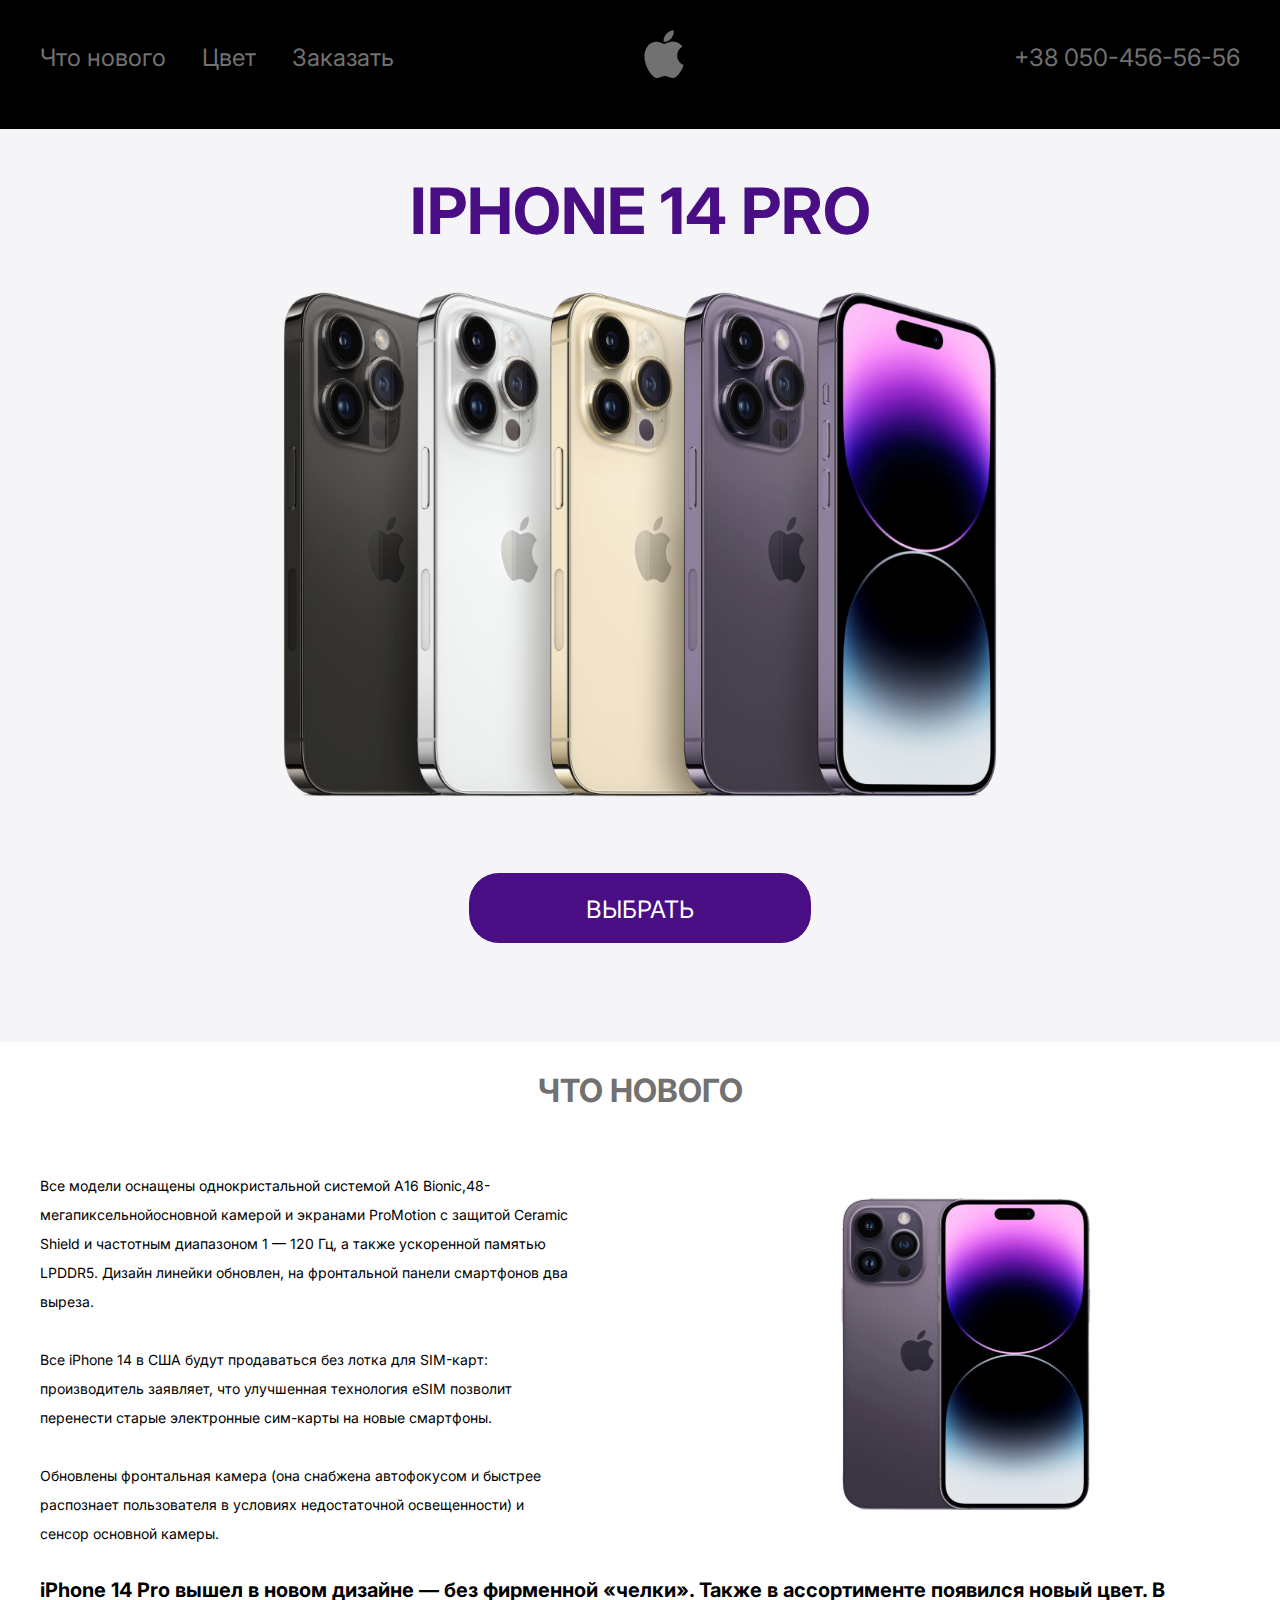
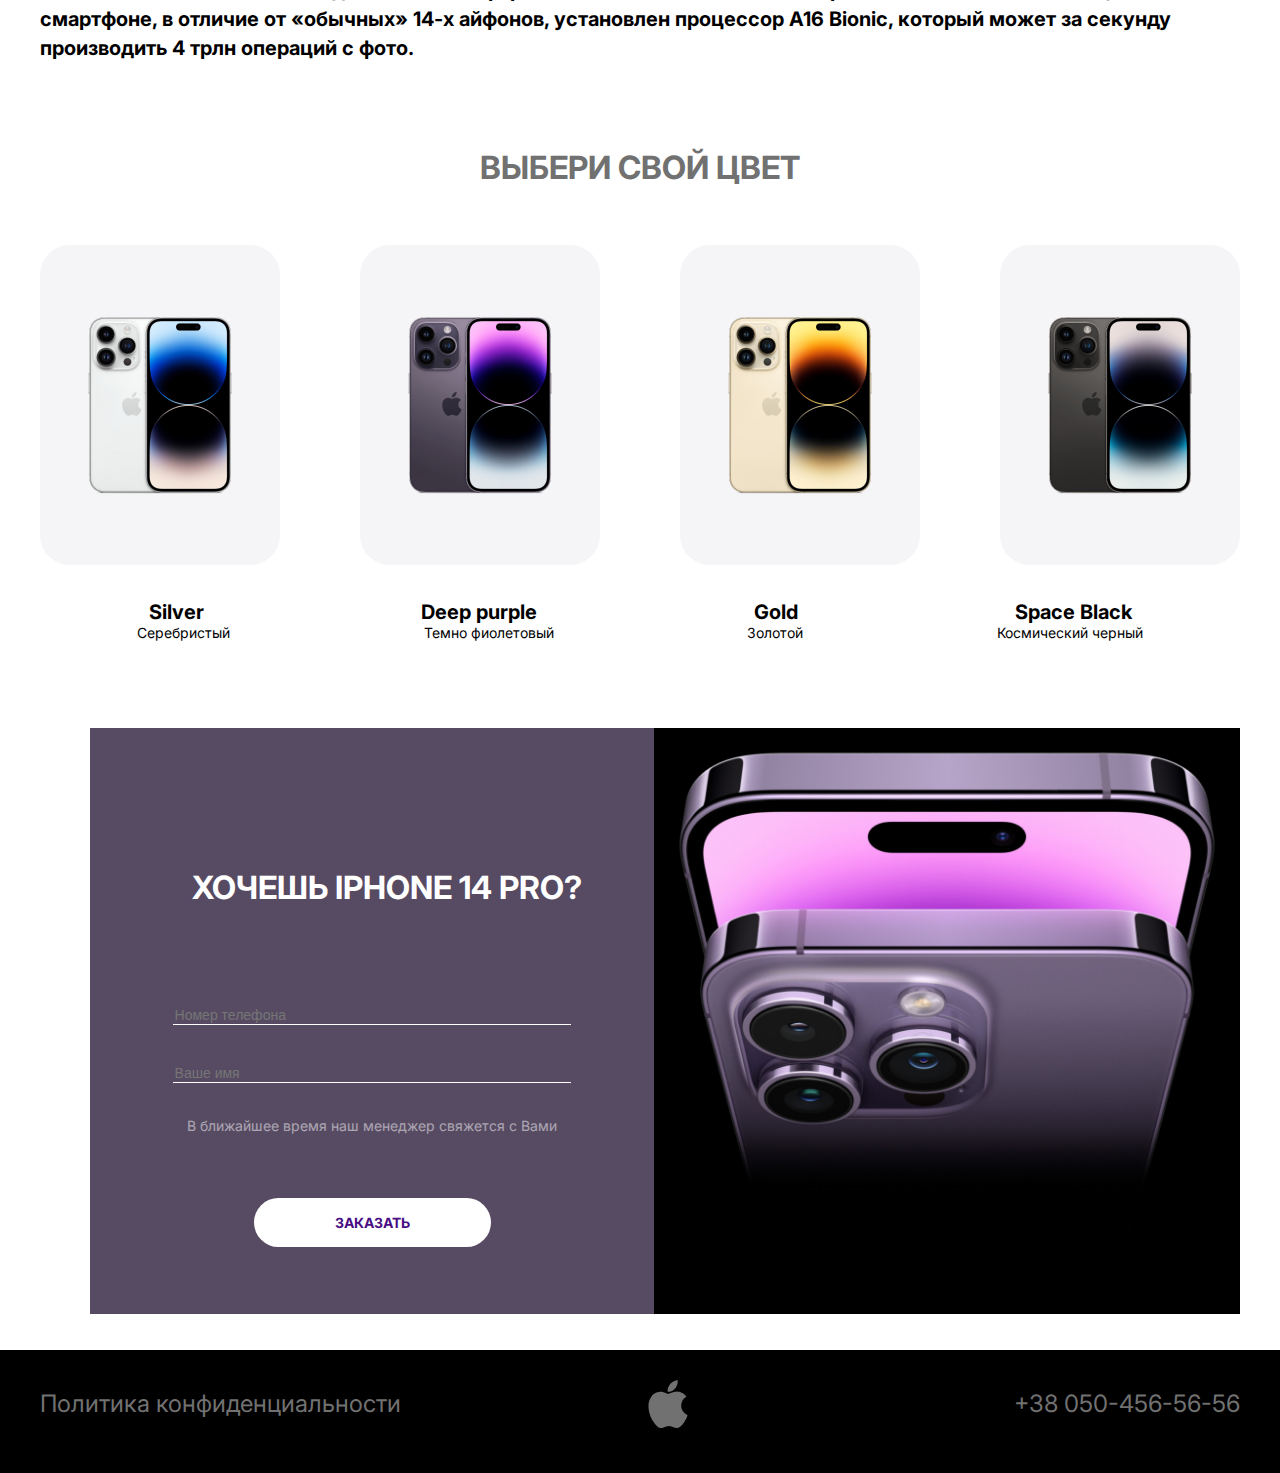
<file: index.html>
<!DOCTYPE html>
<html lang="en">

<head>
    <meta charset="UTF-8">
    <meta http-equiv="X-UA-Compatible" content="IE=edge">
    <meta name="viewport" content="width=device-width, initial-scale=1.0">
    <title>iPhone 14 Pro</title>
    <link rel="stylesheet" href="style.css">
</head>

<body>

    <div class="first-page">
        <header class="header">
            <div class="container">
                <nav class="nav">
                    <div class="menubtn"><button id="menubtn1" type="button" href="#" onmousedown="down()"
                            onmouseup="up()"><button id="menubtn1" type="button" href="#" onmousedown="down()"
                                onmouseup="up()"><button id="menubtn1" type="button" href="#" onmousedown="down()"
                                    onmouseup="up()">
                                    <div id="bigdiv" class="bigdiv" onmousedown="down()" onmouseup="up()">
                                </button></button></button>
                        <div id="button_3" class="button_3">
                            <div class="tgt">
                                <a class="buttons" href="index.html" style="line-height: 0px;">Что нового</a>
                                <a class="buttons" href="photos.html">Цвет</a>
                                <a class="buttons" href="contact.html">Заказать</a>
                               
                                
                            </div>
                        </div>
                    </div>
                    <a class="logo" id="logo1"><img class="logo1" src="photos/3.png" alt=""></a>
                    <a class="phone" href="contact.html">+38 050-456-56-56</a>
                </nav>
            </div>
        </header>
        <header>
            <div class="container">
                <h1>IPHONE 14 PRO</h1>
                <div class="bg-photo"><img src="photos/bg.png" alt="" width="60%"></div>
                <div class="subtitle-sponsor"><a class="subtitle" href="#">ВЫБРАТЬ</a>
                </div>
            </div>
        </header>

        <br>

    </div>

        <div class="container">
            <br>
            <div class="subtitle1">что нового</div>
            <br>
            <br>
            <div style="display: flex;">
                <div class="subtitle1-text">Все модели оснащены однокристальной системой A16
                    Bionic,48-мегапиксельнойосновной камерой и экранами ProMotion с защитой Ceramic Shield и
                    частотным диапазоном 1 — 120 Гц, а также ускоренной памятью LPDDR5. Дизайн линейки обновлен, на
                    фронтальной панели смартфонов два выреза.
                    <br>
                    <br>
                </div>
                <div class="subtitle1-text">
                    Все iPhone 14 в США будут продаваться без лотка для SIM-карт: производитель заявляет, что
                    улучшенная технология eSIM позволит перенести старые электронные сим-карты на новые смартфоны.
                    <br>
                    <br>
                    <div class="subtitle1-text">
                        Обновлены фронтальная камера (она снабжена автофокусом и быстрее распознает пользователя в
                        условиях недостаточной освещенности) и сенсор основной камеры.
                        <br>
                        <br>
                    </div>
                </div>
                <div class="bg2"><img src="photos/2bg.png" alt=""></div>
            </div>
            <div class="subtitle1-2text">
                iPhone 14 Pro вышел в новом дизайне — без фирменной «челки». Также в ассортименте появился
                новый цвет. В смартфоне, в отличие от «обычных» 14-х айфонов, установлен процессор A16 Bionic,
                который может за секунду производить 4 трлн операций с фото.
            </div>
        </div>


    <br>
    <br>
    <br>

        <div class="container">
            <div class="a1">
                <div class="subtitle1">ВЫБЕРИ СВОЙ ЦВЕТ</div>
                <br>
                <br>
                <div class="bg3-photos">
                    <div class="together">
                        <div class="bg3-text003">Silver</div>
                        <div class="bg3-text002">Серебристый</div>
                        <a class="bg3-photo" href="photos.html"><img src="photos/silver 1.jpg" alt=""></a>
                    </div>
                    <div class="together">
                        <div class="bg3-text003">Deep purple</div>
                        <div class="bg3-text002">Темно фиолетовый</div>
                        <a class="bg3-photo" href="photos.html"><img src="photos/purple.jpg" alt=""></a>
                    </div>
                    <div class="together">
                        <div class="bg3-text003">Gold</div>
                        <div class="bg3-text002">Золотой</div>
                        <a class="bg3-photo" href="photos.html"><img src="photos/голд.jpg" alt=""></a>
                    </div>
                    <div class="together">
                        <div class="bg3-text003"> Space Black</div>
                        <div class="bg3-text002"> Космический черный</div>
                        <a class="bg3-photo" href="photos.html"><img src="photos/black.jpg" alt=""></a>
                    </div>
                </div>
            </div>
            <br>
            <div class="subtitles">
                <div class="photos-subtitle">
                    <div class="bg3-text" style="margin-left: 0px;">Silver</div>
                    <div class="bg3-text">Deep purple</div>
                    <div class="bg3-text">Gold</div>
                    <div class="bg3-text"> Space Black</div>
                </div>
                <div class="photos-subtitle2">
                    <div class="bg3-text2" style="margin-left: 0px;">Серебристый</div>
                    <div class="bg3-text2">Темно фиолетовый</div>
                    <div class="bg3-text2">Золотой</div>
                    <div class="bg3-text2"> Космический черный</div>
                </div>

            </div>
        </div>
        </div>



    <br>
    <br>
    <br>



    <section class="section" style="margin-bottom: 0;">
        <div class="container">
            <div class="contacts-inner">
                <form class="contact" action="#">
                    <div class="text">
                        <h2 class="contact-title">ХОЧЕШЬ IPHONE 14 PRO?</h2>
                        <div class="input-sponser" style="margin-top: 80px;">
                            <div><input class="contacts-input" type="text" placeholder="Номер телефона">
                                <div><input class="contacts-input" type="text" placeholder="Ваше имя">
                                </div>
                            </div>
                        </div>
                        <p class="contact-text">В ближайшее время наш менеджер свяжется с Вами
                        </p>
                    </div>
                    <a class="contact-button" href="" style="margin-bottom: 50px;">Заказать</a>
                </form>

                <div class="bg4-photo"><img class="footphot" src="photos/bg3.jpg" alt="">
                </div>

            </div>
        </div>
    </section>

  
    <footer class="footer">
        <div class="container">
            <nav class="nav">
                <div style="display: flex;">
                    <a class="buttons" href="">Политика конфиденциальности</a>
                </div>
               <img class="logo" src="photos/3.png" alt="">
                <a class="phone" href="#">+38 050-456-56-56</a>
            </nav>
        </div>
    </footer>
    <script src="script.js"></script>
</body>

</html>
</file>
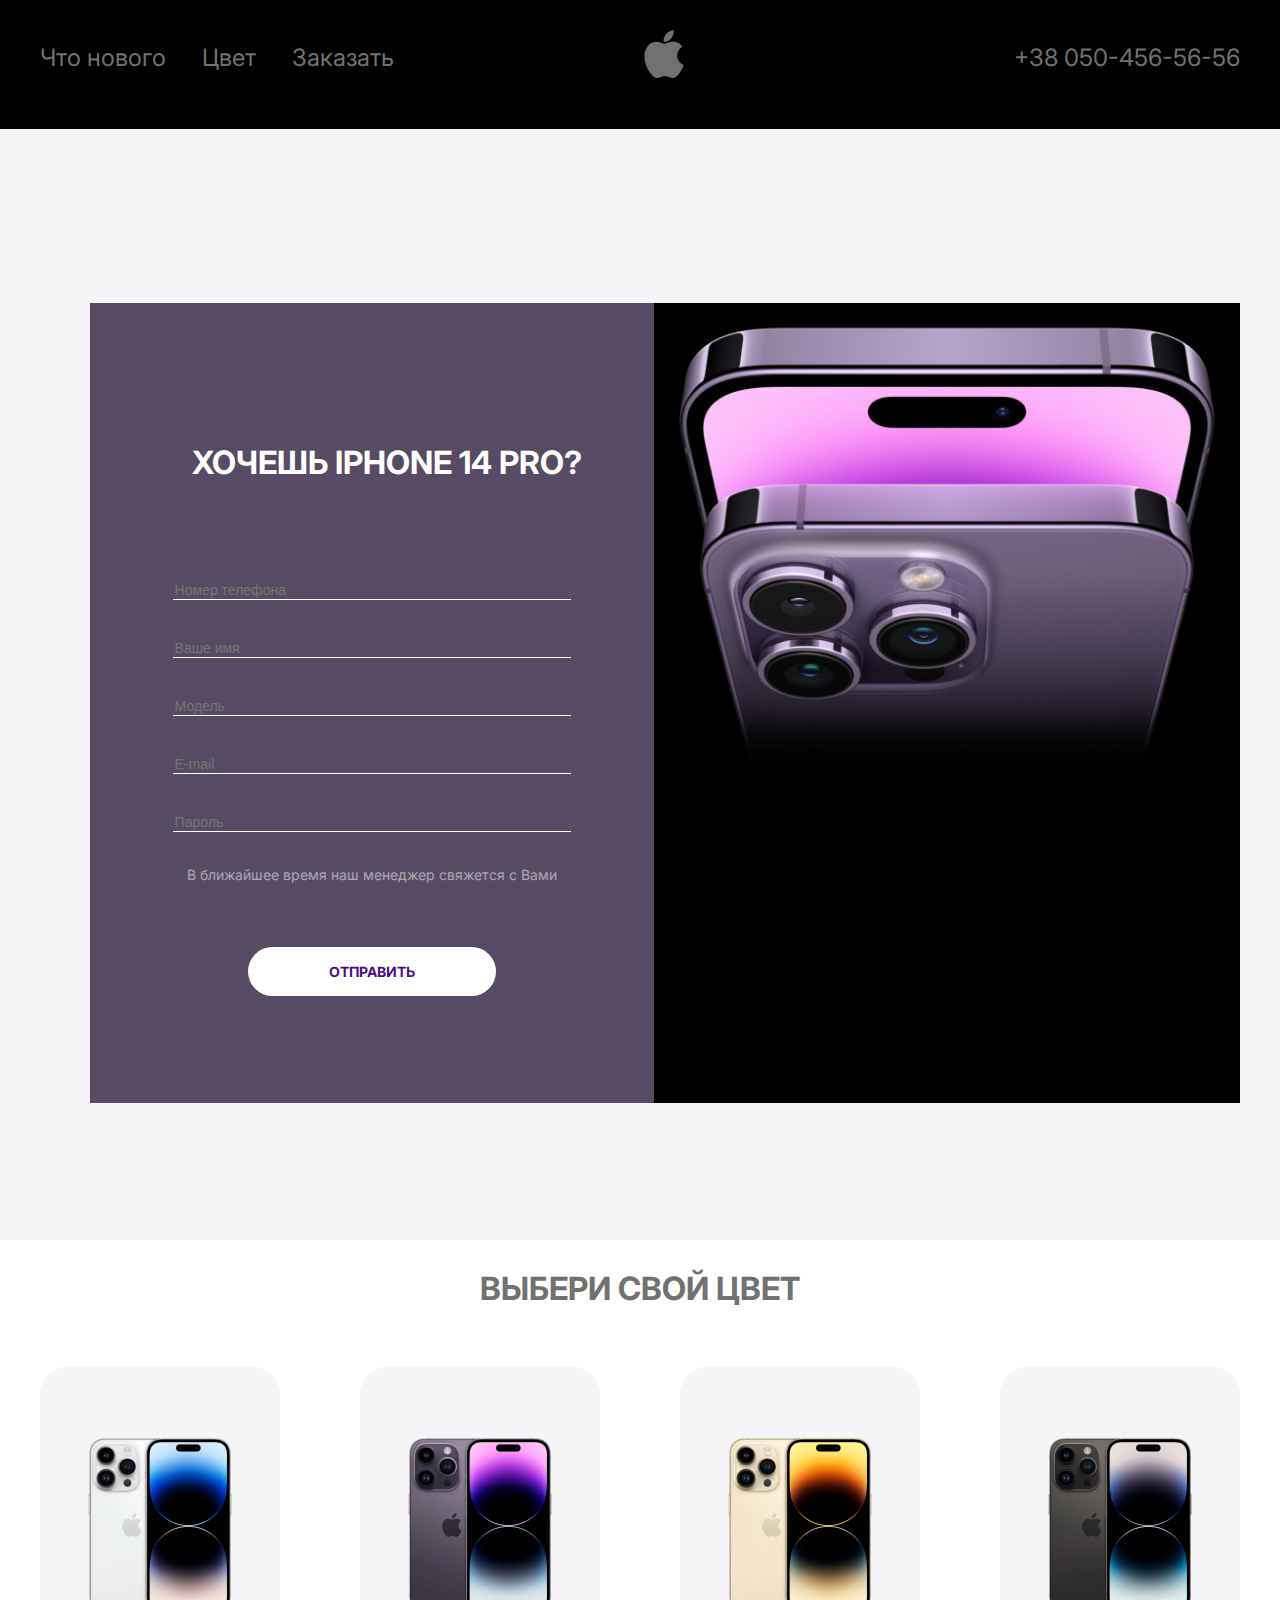
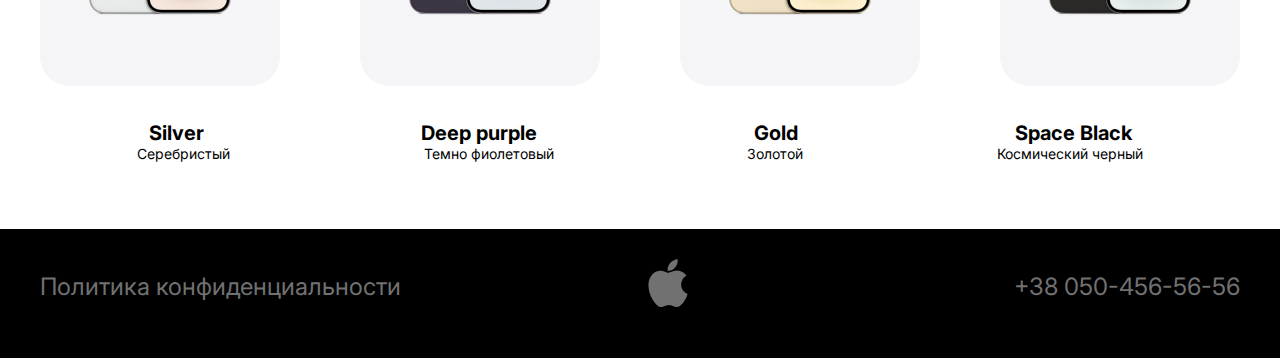
<file: contact.html>
<!DOCTYPE html>
<html lang="en">

<head>
    <meta charset="UTF-8">
    <meta http-equiv="X-UA-Compatible" content="IE=edge">
    <meta name="viewport" content="width=device-width, initial-scale=1.0">
    <title>Iphone 14 Pro</title>
    <link rel="stylesheet" href="contact.css">
    <link rel="stylesheet" href="style.css">
   
</head>

<body>
    <div class="first-page" >
        <header class="header" >
            <div class="container">
                <nav class="nav">
                    <div class="menubtn"><button id="menubtn1" type="button" href="#" onmousedown="down()"
                            onmouseup="up()"><button id="menubtn1" type="button" href="#" onmousedown="down()"
                                onmouseup="up()"><button id="menubtn1" type="button" href="#" onmousedown="down()"
                                    onmouseup="up()">
                                    <div id="bigdiv" class="bigdiv" onmousedown="down()" onmouseup="up()">
                                </button></button></button>
                        <div id="button_3" class="button_3">
                            <div class="tgt">
                                <a class="buttons" href="index.html" style="line-height: 0px;">Что нового</a>
                                <a class="buttons" href="photos.html">Цвет</a>
                                <a class="buttons" href="contact.html">Заказать</a>

                            </div>
                        </div>
                    </div>
                    <a class="logo" id="logo1" href=""><img src="photos/3.png" alt=""></a>
                    <a class="phone" href="contact.html">+38 050-456-56-56</a>
                </nav>
            </div>
        </header>
        <br>
        <br>
        <br>
        <br>
        <br>
        <br>
        <section class="section">
            <div class="container">
                <div class="contacts-inner">
                    <form class="contact" action="#" style="height: 800px;">
                        <div class="text">
                            <h2 class="contact-title">ХОЧЕШЬ IPHONE 14 PRO?</h2>
                            <div class="input-sponser" style="margin-top: 80px;">
                                <div>
                                    <input class="contacts-input" type="text" placeholder="Номер телефона">
                                    <div><input class="contacts-input" type="text" placeholder="Ваше имя">
                                        <div><input class="contacts-input" type="text" placeholder="Модель" >
                                            <div><input class="contacts-input" type="email" placeholder="E-mail">
                                                <div><input class="contacts-input" type="password" placeholder="Пароль">
                                                </div>
                                            </div>
                                        </div>
                                    </div>
                                </div>
                            </div>
                            <p class="contact-text">В ближайшее время наш менеджер свяжется с Вами
                            </p>
                            <a class="contact-button" href="">Отправить</a>
                        </div>
                    </form>
                    <div class="bg4-photo"><img class="footphot" src="photos/bg3.jpg" alt="" >

                    </div>

                </div>
            </div>
        </section>  
        <br>
        <br>
        <br>
       
        <div class="wth">
            <div class="container">
                <div class="a1">
                    <br>
                    <div class="subtitle1">ВЫБЕРИ СВОЙ ЦВЕТ</div>
                    <br>
                    <br>
                    <div class="bg3-photos">
                        <div class="together">
                            <div class="bg3-text003">Silver</div>
                            <div class="bg3-text002">Серебристый</div>
                            <a class="bg3-photo" href="photos.html"><img src="photos/silver 1.jpg" alt=""></a>
                        </div>
                        <div class="together">
                            <div class="bg3-text003">Deep purple</div>
                            <div class="bg3-text002">Темно фиолетовый</div>
                            <a class="bg3-photo" href="photos.html"><img src="photos/purple.jpg" alt=""></a>
                        </div>
                        <div class="together">
                            <div class="bg3-text003">Gold</div>
                            <div class="bg3-text002">Золотой</div>
                            <a class="bg3-photo" href="photos.html"><img src="photos/голд.jpg" alt=""></a>
                        </div>
                        <div class="together">
                            <div class="bg3-text003"> Space Black</div>
                            <div class="bg3-text002"> Космический черный</div>
                            <a class="bg3-photo" href="photos.html"><img src="photos/black.jpg" alt=""></a>
                        </div>
                    </div>
                </div>
                <br>
                <div class="subtitles">
                    <div class="photos-subtitle">
                        <div class="bg3-text" style="margin-left: 0px;">Silver</div>
                        <div class="bg3-text">Deep purple</div>
                        <div class="bg3-text">Gold</div>
                        <div class="bg3-text"> Space Black</div>
                    </div>
                    <div class="photos-subtitle2">
                        <div class="bg3-text2" style="margin-left: 0px;">Серебристый</div>
                        <div class="bg3-text2">Темно фиолетовый</div>
                        <div class="bg3-text2">Золотой</div>
                        <div class="bg3-text2"> Космический черный</div>
                    </div>

                </div>
            </div>
    </div>
    </div>
  
    <br>
    <br>
    <br>
    <footer class="footer">
        <div class="container">
            <nav class="nav">
                <div style="display: flex;">
                    <a class="buttons" href="security.html">Политика конфиденциальности</a>
                </div>
                <a class="logo" href=""><img src="photos/3.png" alt=""></a>
                <a class="phone" href="#">+38 050-456-56-56</a>
            </nav>
        </div>
    </footer>
    <script src="script.js"></script>
</body>

</html>
</file>
<file: style.css>
@import url('https://fonts.googleapis.com/css2?family=Inter&display=swap');

body {
    font-family: 'Inter', sans-serif;
    font-size: 24px;
    font-weight: 400;
    margin: 0 auto;
    background-color: white;
}

.first-page {
    background-color: #F5F5F7;
}

.header {
    background-color: black;
    text-align: center;
}

.button_3{
    display: flex;
}

.footer {
    background-color: black;
    text-align: center;
    margin: -20px 0;
}

.container {
    width: 100%;
    max-width: 1200px;
    margin: 0 auto;
    
}



.nav {
    display: flex;
    justify-content: space-between;
    align-items: center;
    padding: 30px 0 45px;
    z-index: 1000;
    background-color: #000000;
    width: 100%;
}



.buttons {
    color: #717171;
    text-decoration: none;
    padding-right: 30px;
    transition: 0.5s;
}

.buttons:hover {
    color: #F5F5F7;
    transition: 0.5s;
}

.phone {
    color: #717171;
    text-decoration: none;
    transition: 0.5s;
}

.phone:hover {
    color: #F5F5F7;
    transition: 0.5s;
}

.logo {
    padding-right: 110px;
}


h1 {
    text-align: center;
    font-size: 64px;
    color: #490E84;
}

.bg-photo {
    text-align: center;
    background-color: #F5F5F7;
}

.subtitle {
    display: inline-block;
    text-align: center;
    background-color: #490E84;
    line-height: 29px;
    padding: 22px 117px 19px;
    border-radius: 30px;
    color: white;
    text-decoration: none;
    transition: 0.7s;
}

.subtitle-sponsor {
    margin: 70px 0;
    text-align: center;
}

.subtitle:hover {
    color: #490E84;
    background-color: white;
    transition: 0.7s;
}

.subtitle1 {
    text-transform: uppercase;
    text-align: center;
    font-size: 32px;
    color: #717171;
    font-weight: 700;
}

.subtitle1-text {
    font-size: 14px;
    text-align: left;
    display: contents;
}

.bg2 {
    text-align: right;
    margin-right: 100px;
    z-index: 1000;
    margin-left: 222px;
}

.subtitle1-2text {
    display: contents;
    font-size: 20px;
    font-weight: 700;
}

.bg3-photos {
    display: flex;
    align-items: center;
    justify-content: space-between;
    position: relative;
}

.contacts-inner {
    display: flex;
    text-align: center;
    justify-content: space-around;
    padding-left: 50px;
    margin-bottom: 50px;
    border-radius: 15px;
    
}

.contact-title {
    margin-top: 140px;
    line-height: 39px;
    font-size: 32px;
    color: #fff;
    text-align: center;
    padding-left: 30px;
}

.contacts-input {
    border: none;
    border-bottom: 1px solid #fff;
    width: 70%;
    background-color: #574B63;
    margin: 20px;
}

.contact-text {
    opacity: 0.5;
    color: #fff;
    font-size: 14px;
}


.contact-button {
    display: inline-block;
    text-align: center;
    background-color: #ffffff;
    padding: 16px 81px 16px;
    border-radius: 30px;
    color: #490E84;
    text-decoration: none;
    transition: 0.7s;
    text-transform: uppercase;
    font-size: 14px;
    font-weight: 700;
    margin-top: 50px;
    transition: 0.7s;
}

.contact-button:hover {
    color: #ffffff;
    background-color: #490E84;
    transition: 0.7s;
}


.wth{
    background-color: #fff;
}

.bg4-photo {
    padding-left: -10px;
}

.contact {
    background-color: #574B63;
    width: 600px;
    height: 586px;
    position: relative;
}

.photos-subtitle {
    display: flex;
    justify-content: space-around;
}

.bg3-text {
    font-size: 20px;
    font-weight: 700;
}

.bg3-text2 {
    font-size: 14px;
    font-weight: 400;
}

.photos-subtitle2 {
    display: flex;
    justify-content: space-around;
}

.contacts-input::placeholder{
    font-size: 14px;
    font-weight: 400;
}
.subtitles{
    display: block;
}


.button_3{
    display: block;
}
#menubtn1{
    display: none;
}

.bg3-text002{
    display: none;
}
.bg3-text003{
    display: none;
}

.footphot{
    height: 586px;
}
@media(max-width: 800px){
.container{
    max-width: 700px;
}

    #menubtn1{
        display: block;
        width: 100%;
        margin-top:10px; 
    }
   
  .bg-photo{
      max-width: 100%;
      
  }
  .container{
      max-width: 550px;
  }

  .header{
      margin-left: 0px;
  }
  .bg2{
      margin-left: 10px;
  }
  
.a1{
    max-width: 100%;
    
}
.bg3-photo{
    display: block;
    margin:0 auto;
    width: max-content;
    /* margin: 0 50%; */
    line-height: 15;
    
}

.contacts-inner{
    display: inline;
}
.bg4-photo{
    width:100%;
    background-color: black;
}

.contact-title{
    padding-top: 70px;
}

/* .nav{
    margin: 0 100px;
} */
.text{
    max-width: 1000px;
}
.section{
background-color: black;
}

.contacts-input{
    background-color: black;
}

.contact{
    background-color: black;
}
  .button_3{
      display: none;
  }

  .menubtn{ 
      height: 50px;
      width: 50px;
      background-color: rgb(0, 0, 0);
      z-index: 1000;
      display: block;
  }

  /* .logo{
      margin-left: 200px;
  } */
  .bg3-photos{
      width: 100%;
      display:flex;
      justify-content: space-around;
      /* margin-left: 50px; */
      flex-wrap: wrap
      

  }
  .menubtn5{
    border: 1px;
    width: 200px;
    height: 1000px;
    background-color: #490E84;
}
.buttons{
    display: inline;
    color: #574B63;
    justify-content: center;
    text-align: center;
    margin-left: 10px;
}

.buttons:hover{
    
    color: #ffffff;
}

.tgt{
    border: 10px;
    background-color: #1f1c1f;
    width: 200px;
    height: 100px;
    border-radius: 30px;
    margin: 0 auto;
}

.bg3-text002{
  text-align: center;
  font-size: 14px;
  line-height: 2.2;
  display: block;
  
}
.together{
   width: 100%;
   
}
.subtitles{
    display: none;
}
.bg3-text003{
    text-align: center;
    font-size: 20px;
    display: block;
}
}
@media(max-width: 1200px){

    .container{
       
            width: 100%;
            max-width: 1000px;
            margin: 0 auto;
            
       
    }
    .footphot{
        height: 586px;
        width: 500px;
    }
}
@media(max-width: 650px){
    .container{
        max-width: 500px;
    }

    .text{
        padding-right: 150px;
    }

    .contact{
        padding-right: 150px;
    }
     
    .contact-button{
        margin-right: 140px;
    }

    .buttons{
        font-size: 15px;
    }

    .phone{
        font-size: 15px;
    }
    .logo1{
        margin-left: 150px;
    }
}
</file>
<file: contact.css>
.contact {
    background-color: #574B63;
    width: 600px;
    height: 850px;
    position: relative;
}

.bg3photo {
    width: 600px;
    height: 586px;
}

.footphot {
    height: 886px;
}

.bg4-photo {
    padding-left: -10px;
    background-color: #000000;
    
}

@media(max-width: 800px) {
    #menubtn1 {
        display: block;
        width: 100%;
        margin-top: 10px;
    }

    .bg-photo {
        max-width: 100%;

    }

    .container {
        max-width: 550px;
    }

    .header {
        margin-left: 0px;
    }

    .bg2 {
        margin-left: 10px;
    }

    .a1 {
        max-width: 100%;
    }

    .bg3-photo {
        display: block;
        margin: 0 auto;
        width: max-content;
        /* margin: 0 50%; */
        line-height: 15;

    }

    .contacts-inner {
        display: inline;
        
    }

    .bg4-photo {
        width: 100%;
        background-color: black;
    }

    .contact-title {
        padding-top: 70px;
    }

    /* .nav{
    margin: 0 100px;
} */
    .text {
        max-width: 1000px;
    }

    .section {
        background-color: black;
        margin-bottom: 0;
        
    }

    .contacts-input {
        background-color: black;
    }

    .contact {
        background-color: black;
    }

    .button_3 {
        display: none;
    }

    .menubtn {
        height: 50px;
        width: 50px;
        background-color: rgb(0, 0, 0);
        z-index: 1000;
        display: block;
    }

    /* .logo{
      margin-left: 200px;
  } */
    .bg3-photos {
        width: 100%;
        display: flex;
        justify-content: space-around;
        /* margin-left: 50px; */
        flex-wrap: wrap
    }

    .menubtn5 {
        border: 1px;
        width: 200px;
        height: 1000px;
        background-color: #490E84;
    }

    .buttons {
        display: inline;
        color: #574B63;
        justify-content: center;
        text-align: center;
        margin-left: 10px;
    }

    .buttons:hover {

        color: #ffffff;
    }

    .tgt {
        border: 10px;
        background-color: #1f1c1f;
        width: 200px;
        height: 100px;
        border-radius: 30px;
        margin: 0 auto;
    }

    .bg3-text002 {
        text-align: center;
        font-size: 14px;
        line-height: 2.2;
        display: block;

    }

    .together {
        width: 100%;

    }

    .subtitles {
        display: none;
    }

    .bg3-text003 {
        text-align: center;
        font-size: 20px;
        display: block;
    }
}

@media(max-width: 1200px) {
    .footphot {
        height: 886px;
    }

}
@media(max-width: 650px){
   
    .contact-button{
        margin-left: 100px;
    }


    .text{
        margin-left: 50px;
    }
  }
</file>
